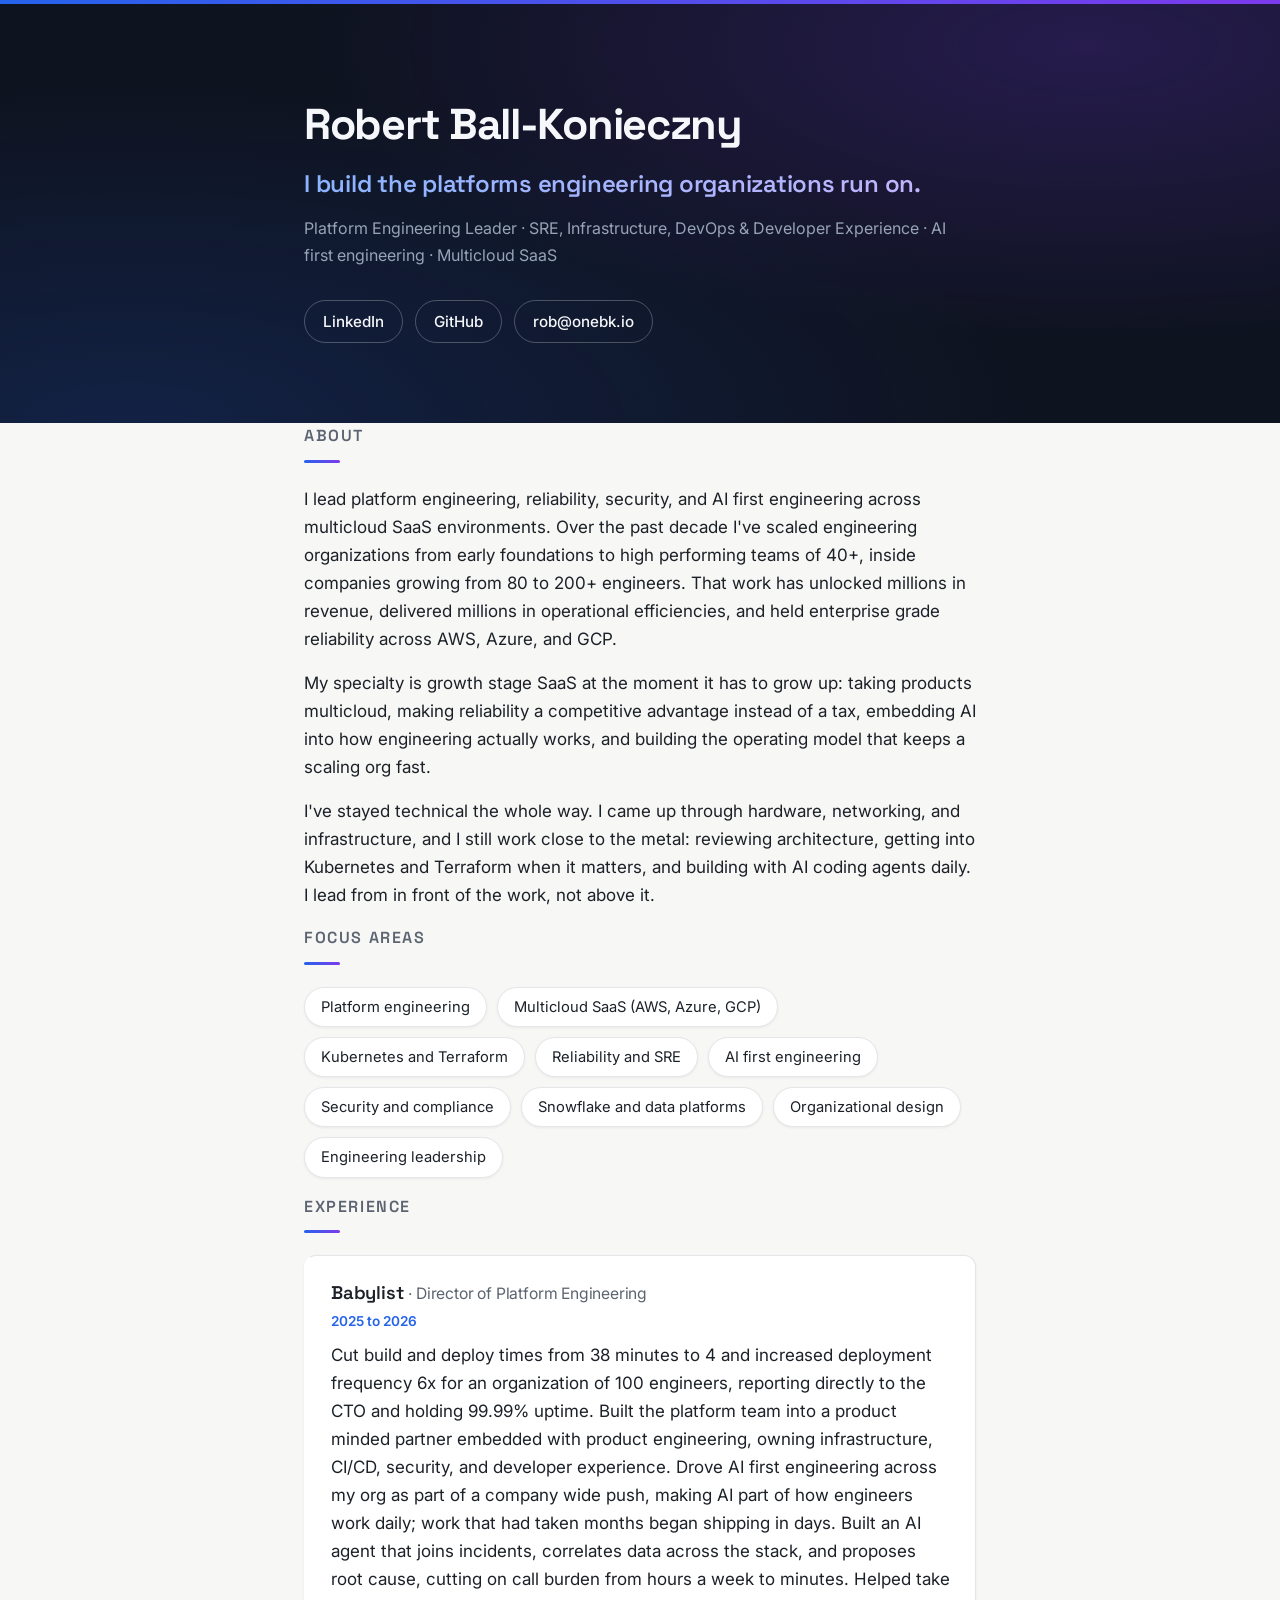
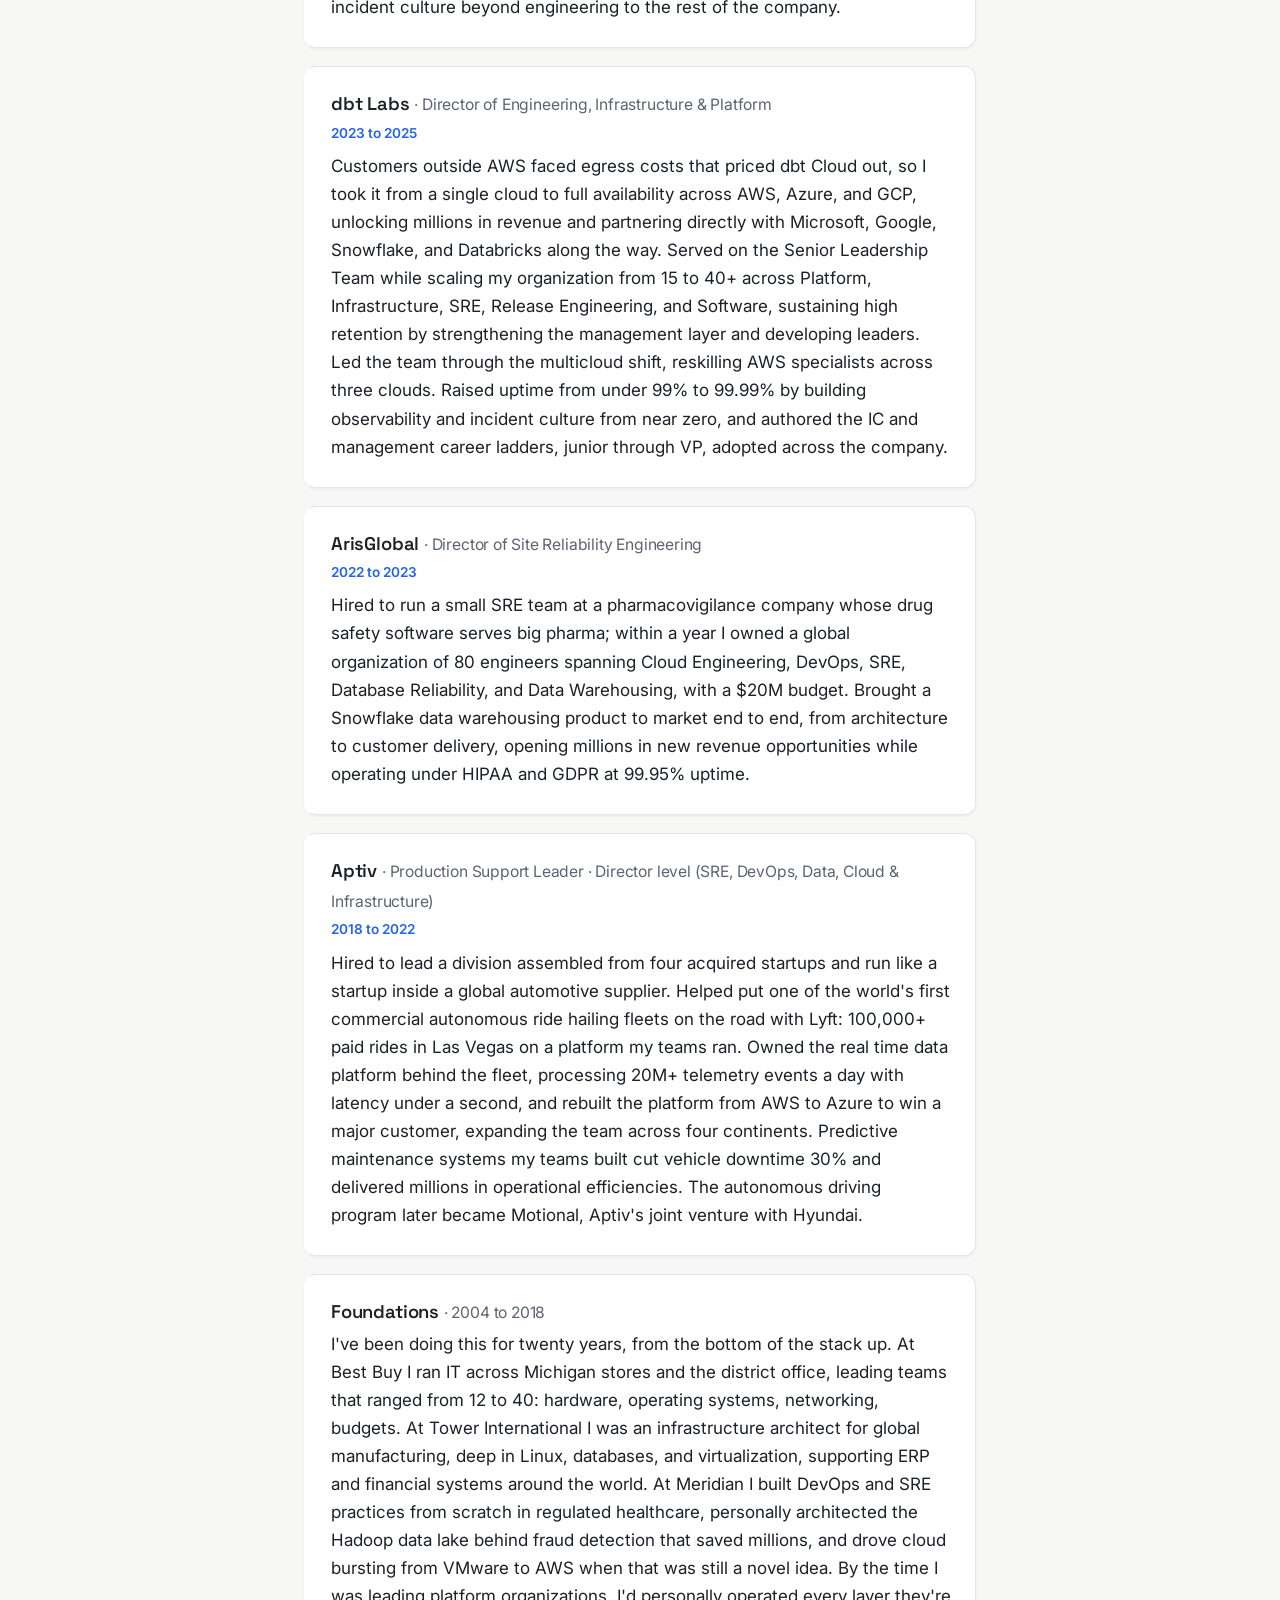
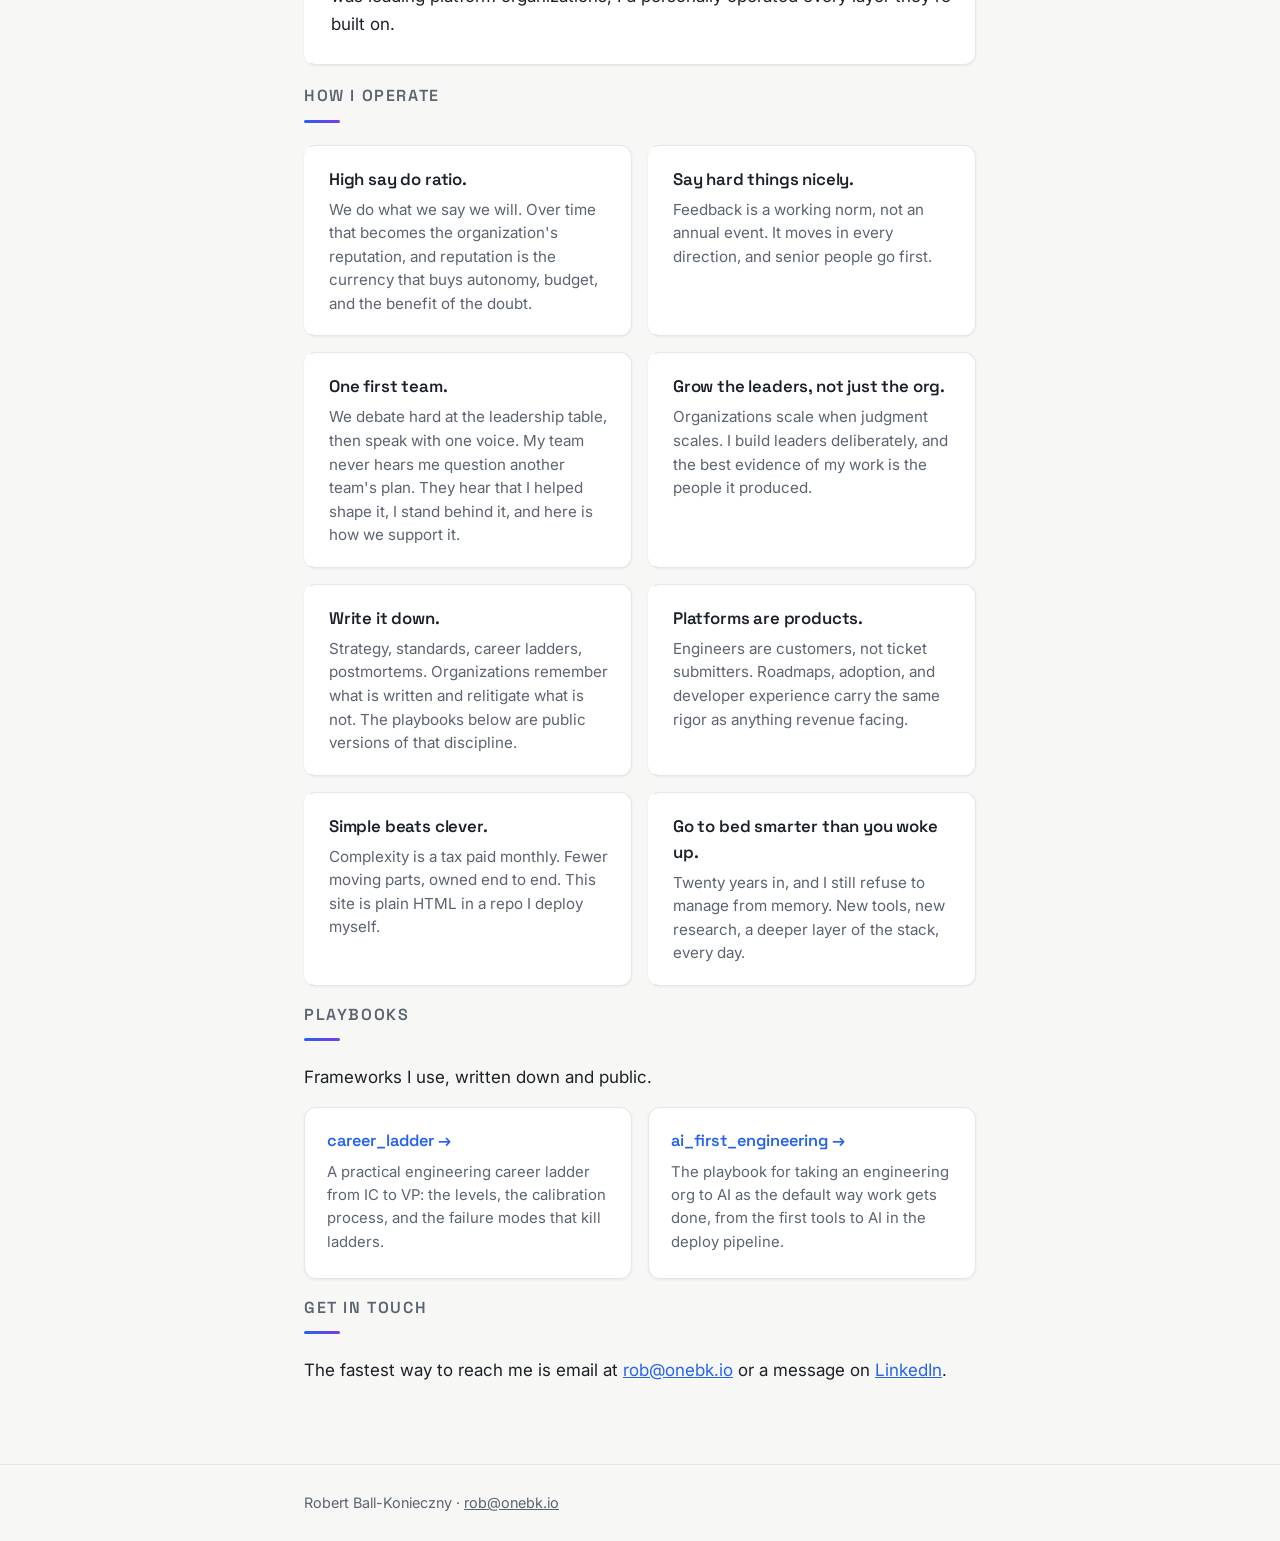
<file: index.html>
<!DOCTYPE html>
<html lang="en">
<head>
  <meta charset="UTF-8">
  <meta name="viewport" content="width=device-width, initial-scale=1.0">
  <title>Robert Ball-Konieczny &middot; Platform Engineering Leader</title>
  <meta name="description" content="Robert Ball-Konieczny builds the platforms engineering organizations run on. Multicloud SaaS, reliability, and AI first engineering.">
  <meta property="og:title" content="Robert Ball-Konieczny">
  <meta property="og:description" content="I build the platforms engineering organizations run on. Multicloud SaaS, reliability, and AI first engineering.">
  <meta property="og:url" content="https://onebk.io/">
  <meta property="og:type" content="website">
  <meta property="og:image" content="https://onebk.io/og.png">
  <meta property="og:image:width" content="1200">
  <meta property="og:image:height" content="630">
  <meta name="twitter:card" content="summary_large_image">
  <link rel="canonical" href="https://onebk.io/">
  <script type="application/ld+json">
  {
    "@context": "https://schema.org",
    "@type": "Person",
    "name": "Robert Ball-Konieczny",
    "url": "https://onebk.io/",
    "email": "mailto:rob@onebk.io",
    "jobTitle": "Director of Platform Engineering",
    "address": {"@type": "PostalAddress", "addressRegion": "MI", "addressCountry": "US"},
    "sameAs": [
      "https://www.linkedin.com/in/robert-bk/",
      "https://github.com/1beekay"
    ]
  }
  </script>
  <link rel="icon" href="data:image/svg+xml,%3Csvg xmlns='http://www.w3.org/2000/svg' viewBox='0 0 100 100'%3E%3Cdefs%3E%3ClinearGradient id='g' x1='0' y1='0' x2='1' y2='1'%3E%3Cstop offset='0' stop-color='%232563eb'/%3E%3Cstop offset='1' stop-color='%237c3aed'/%3E%3C/linearGradient%3E%3C/defs%3E%3Crect width='100' height='100' rx='20' fill='url(%23g)'/%3E%3Ctext x='50' y='72' font-size='62' font-weight='bold' font-family='Helvetica, Arial, sans-serif' fill='white' text-anchor='middle'%3ER%3C/text%3E%3C/svg%3E">
  <link rel="preconnect" href="https://fonts.googleapis.com">
  <link rel="preconnect" href="https://fonts.gstatic.com" crossorigin>
  <link href="https://fonts.googleapis.com/css2?family=Space+Grotesk:wght@500;600;700&family=Inter:wght@400;500;600&display=swap" rel="stylesheet">
  <link rel="stylesheet" href="style.css">
</head>
<body>

  <header class="hero">
    <div class="container">
      <h1>Robert Ball-Konieczny</h1>
      <p class="tagline">I build the platforms engineering organizations run on.</p>
      <p class="subline">Platform Engineering Leader &middot; SRE, Infrastructure, DevOps &amp; Developer Experience &middot; AI first engineering &middot; Multicloud SaaS</p>
      <nav class="links">
        <a href="https://www.linkedin.com/in/robert-bk/">LinkedIn</a>
        <a href="https://github.com/1beekay">GitHub</a>
        <a href="mailto:rob@onebk.io">rob@onebk.io</a>
      </nav>
    </div>
  </header>

  <main>
    <section class="container">
      <h2>About</h2>
      <p>
        I lead platform engineering, reliability, security, and AI first engineering across
        multicloud SaaS environments. Over the past decade I've scaled engineering
        organizations from early foundations to high performing teams of 40+, inside companies
        growing from 80 to 200+ engineers. That work has unlocked millions in revenue, delivered
        millions in operational efficiencies, and held enterprise grade reliability across AWS,
        Azure, and GCP.
      </p>
      <p>
        My specialty is growth stage SaaS at the moment it has to grow up: taking products
        multicloud, making reliability a competitive advantage instead of a tax, embedding AI
        into how engineering actually works, and building the operating model that keeps
        a scaling org fast.
      </p>
      <p>
        I've stayed technical the whole way. I came up through hardware, networking, and
        infrastructure, and I still work close to the metal: reviewing architecture, getting
        into Kubernetes and Terraform when it matters, and building with AI coding agents
        daily. I lead from in front of the work, not above it.
      </p>
    </section>

    <section class="container">
      <h2>Focus areas</h2>
      <ul class="chips">
        <li>Platform engineering</li>
        <li>Multicloud SaaS (AWS, Azure, GCP)</li>
        <li>Kubernetes and Terraform</li>
        <li>Reliability and SRE</li>
        <li>AI first engineering</li>
        <li>Security and compliance</li>
        <li>Snowflake and data platforms</li>
        <li>Organizational design</li>
        <li>Engineering leadership</li>
      </ul>
    </section>

    <section class="container">
      <h2>Experience</h2>

      <div class="role">
        <h3>Babylist <span>Director of Platform Engineering</span></h3>
        <p class="dates">2025 to 2026</p>
        <p>
          Cut build and deploy times from 38 minutes to 4 and increased deployment frequency
          6x for an organization of 100 engineers, reporting directly to the CTO and holding
          99.99% uptime. Built the platform team into a product minded partner embedded
          with product engineering, owning
          infrastructure, CI/CD, security, and developer experience. Drove AI first
          engineering across my org as part of a company wide push, making AI part of how
          engineers work daily; work that had taken months began shipping in days. Built an
          AI agent that joins incidents, correlates data across the stack, and proposes root
          cause, cutting on call burden from hours a week to minutes. Helped take incident
          culture beyond engineering to the rest of the company.
        </p>
      </div>

      <div class="role">
        <h3>dbt Labs <span>Director of Engineering, Infrastructure &amp; Platform</span></h3>
        <p class="dates">2023 to 2025</p>
        <p>
          Customers outside AWS faced egress costs that priced dbt Cloud out, so I took it
          from a single cloud to full availability across AWS, Azure, and GCP, unlocking
          millions in revenue and partnering directly with Microsoft, Google, Snowflake, and
          Databricks along the way. Served on the Senior Leadership Team while scaling my
          organization from 15 to 40+ across Platform, Infrastructure, SRE, Release
          Engineering, and Software, sustaining high retention by strengthening the
          management layer and developing leaders. Led the team through the multicloud
          shift, reskilling AWS specialists across three clouds. Raised uptime from under
          99% to 99.99% by building observability and incident culture from near zero, and
          authored the IC and management career ladders, junior through VP, adopted across
          the company.
        </p>
      </div>

      <div class="role">
        <h3>ArisGlobal <span>Director of Site Reliability Engineering</span></h3>
        <p class="dates">2022 to 2023</p>
        <p>
          Hired to run a small SRE team at a pharmacovigilance company whose drug safety
          software serves big pharma; within a year I owned a global organization of 80
          engineers spanning Cloud Engineering, DevOps, SRE, Database Reliability, and Data
          Warehousing, with a $20M budget. Brought a Snowflake data warehousing product to
          market end to end, from architecture to customer delivery, opening millions in new
          revenue opportunities while operating under HIPAA and GDPR at 99.95% uptime.
        </p>
      </div>

      <div class="role">
        <h3>Aptiv <span>Production Support Leader &middot; Director level (SRE, DevOps, Data, Cloud &amp; Infrastructure)</span></h3>
        <p class="dates">2018 to 2022</p>
        <p>
          Hired to lead a division assembled from four acquired startups and run like a
          startup inside a global automotive supplier. Helped put one of the world's first
          commercial autonomous ride hailing fleets on the road with Lyft: 100,000+ paid rides
          in Las Vegas on a platform my teams ran. Owned the real time data platform behind
          the fleet, processing 20M+ telemetry events a day with latency under a second, and
          rebuilt the platform from AWS to Azure to win a major customer, expanding the team
          across four continents. Predictive maintenance systems my teams built cut vehicle
          downtime 30% and delivered millions in operational efficiencies. The autonomous
          driving program later became Motional, Aptiv's joint venture with Hyundai.
        </p>
      </div>

      <div class="role">
        <h3>Foundations <span>2004 to 2018</span></h3>
        <p>
          I've been doing this for twenty years, from the bottom of the stack up. At Best Buy
          I ran IT across Michigan stores and the district office, leading teams that ranged
          from 12 to 40: hardware, operating systems, networking, budgets. At Tower
          International I was an infrastructure architect for global manufacturing, deep in
          Linux, databases, and virtualization, supporting ERP and financial systems around
          the world. At Meridian I built DevOps and SRE practices from scratch in regulated
          healthcare, personally architected the Hadoop data lake behind fraud detection that
          saved millions, and drove cloud bursting from VMware to AWS when that was still a
          novel idea. By the time I was leading platform organizations, I'd personally
          operated every layer they're built on.
        </p>
      </div>
    </section>

    <section class="container">
      <h2>How I operate</h2>
      <ul class="principles">
        <li>
          <strong>High say do ratio.</strong> We do what we say we will. Over time that
          becomes the organization's reputation, and reputation is the currency that buys
          autonomy, budget, and the benefit of the doubt.
        </li>
        <li>
          <strong>Say hard things nicely.</strong> Feedback is a working norm, not an
          annual event. It moves in every direction, and senior people go first.
        </li>
        <li>
          <strong>One first team.</strong> We debate hard at the leadership table, then
          speak with one voice. My team never hears me question another team's plan. They
          hear that I helped shape it, I stand behind it, and here is how we support it.
        </li>
        <li>
          <strong>Grow the leaders, not just the org.</strong> Organizations scale when
          judgment scales. I build leaders deliberately, and the best evidence of my work
          is the people it produced.
        </li>
        <li>
          <strong>Write it down.</strong> Strategy, standards, career ladders, postmortems.
          Organizations remember what is written and relitigate what is not. The playbooks
          below are public versions of that discipline.
        </li>
        <li>
          <strong>Platforms are products.</strong> Engineers are customers, not ticket
          submitters. Roadmaps, adoption, and developer experience carry the same rigor as
          anything revenue facing.
        </li>
        <li>
          <strong>Simple beats clever.</strong> Complexity is a tax paid monthly. Fewer
          moving parts, owned end to end. This site is plain HTML in a repo I deploy
          myself.
        </li>
        <li>
          <strong>Go to bed smarter than you woke up.</strong> Twenty years in, and I still
          refuse to manage from memory. New tools, new research, a deeper layer of the
          stack, every day.
        </li>
      </ul>
    </section>

    <section class="container">
      <h2>Playbooks</h2>
      <p>Frameworks I use, written down and public.</p>
      <div class="playbooks">
        <a class="playbook" href="https://github.com/1beekay/career_ladder">
          <h3>career_ladder</h3>
          <p>
            A practical engineering career ladder from IC to VP: the levels, the calibration
            process, and the failure modes that kill ladders.
          </p>
        </a>
        <a class="playbook" href="https://github.com/1beekay/ai_first_engineering">
          <h3>ai_first_engineering</h3>
          <p>
            The playbook for taking an engineering org to AI as the default way work gets
            done, from the first tools to AI in the deploy pipeline.
          </p>
        </a>
      </div>
    </section>

    <section class="container" id="contact">
      <h2>Get in touch</h2>
      <p>
        The fastest way to reach me is email at <a href="mailto:rob@onebk.io">rob@onebk.io</a>
        or a message on <a href="https://www.linkedin.com/in/robert-bk/">LinkedIn</a>.
      </p>
      <!-- Contact form: sign up at formspree.io, replace FORM_ID, restore the
           "Or use the form and it lands in my inbox." sentence above, and
           uncomment this block.
      <form action="https://formspree.io/f/FORM_ID" method="POST">
        <label>
          Name
          <input type="text" name="name" required>
        </label>
        <label>
          Email
          <input type="email" name="email" required>
        </label>
        <label>
          Message
          <textarea name="message" rows="5" required></textarea>
        </label>
        <button type="submit">Send</button>
      </form>
      -->
    </section>
  </main>

  <footer>
    <div class="container">
      <p>Robert Ball-Konieczny &middot; <a href="mailto:rob@onebk.io">rob@onebk.io</a></p>
    </div>
  </footer>

</body>
</html>
</file>
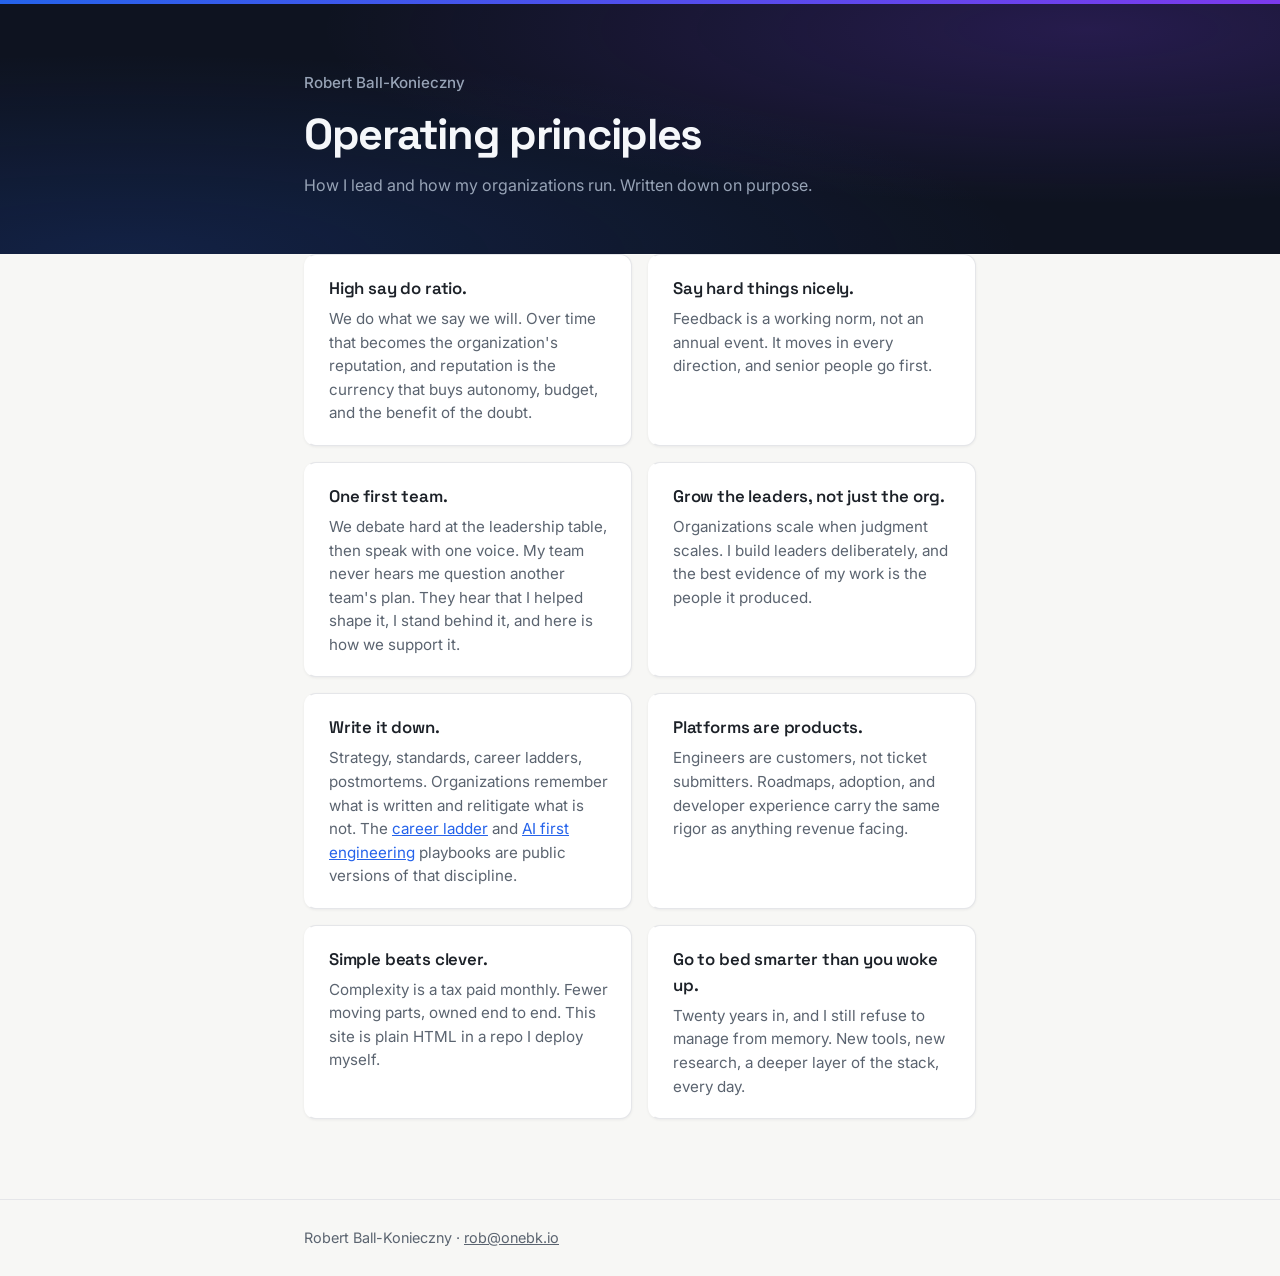
<file: principles/index.html>
<!DOCTYPE html>
<html lang="en">
<head>
  <meta charset="UTF-8">
  <meta name="viewport" content="width=device-width, initial-scale=1.0">
  <title>Operating principles &middot; Robert Ball-Konieczny</title>
  <meta name="description" content="The operating principles Robert Ball-Konieczny leads platform engineering organizations with.">
  <meta property="og:title" content="Operating principles &middot; Robert Ball-Konieczny">
  <meta property="og:description" content="How I lead and how my organizations run. Written down on purpose.">
  <meta property="og:url" content="https://onebk.io/principles/">
  <meta property="og:type" content="article">
  <meta property="og:image" content="https://onebk.io/og.png">
  <meta property="og:image:width" content="1200">
  <meta property="og:image:height" content="630">
  <meta name="twitter:card" content="summary_large_image">
  <link rel="canonical" href="https://onebk.io/principles/">
  <link rel="icon" href="data:image/svg+xml,%3Csvg xmlns='http://www.w3.org/2000/svg' viewBox='0 0 100 100'%3E%3Cdefs%3E%3ClinearGradient id='g' x1='0' y1='0' x2='1' y2='1'%3E%3Cstop offset='0' stop-color='%232563eb'/%3E%3Cstop offset='1' stop-color='%237c3aed'/%3E%3C/linearGradient%3E%3C/defs%3E%3Crect width='100' height='100' rx='20' fill='url(%23g)'/%3E%3Ctext x='50' y='72' font-size='62' font-weight='bold' font-family='Helvetica, Arial, sans-serif' fill='white' text-anchor='middle'%3ER%3C/text%3E%3C/svg%3E">
  <link rel="preconnect" href="https://fonts.googleapis.com">
  <link rel="preconnect" href="https://fonts.gstatic.com" crossorigin>
  <link href="https://fonts.googleapis.com/css2?family=Space+Grotesk:wght@500;600;700&family=Inter:wght@400;500;600&display=swap" rel="stylesheet">
  <link rel="stylesheet" href="/style.css">
</head>
<body>

  <header class="hero compact">
    <div class="container">
      <p class="crumb"><a href="/">Robert Ball-Konieczny</a></p>
      <h1>Operating principles</h1>
      <p class="subline">How I lead and how my organizations run. Written down on purpose.</p>
    </div>
  </header>

  <main>
    <section class="container">
      <ul class="principles">
        <li>
          <strong>High say do ratio.</strong> We do what we say we will. Over time that
          becomes the organization's reputation, and reputation is the currency that buys
          autonomy, budget, and the benefit of the doubt.
        </li>
        <li>
          <strong>Say hard things nicely.</strong> Feedback is a working norm, not an
          annual event. It moves in every direction, and senior people go first.
        </li>
        <li>
          <strong>One first team.</strong> We debate hard at the leadership table, then
          speak with one voice. My team never hears me question another team's plan. They
          hear that I helped shape it, I stand behind it, and here is how we support it.
        </li>
        <li>
          <strong>Grow the leaders, not just the org.</strong> Organizations scale when
          judgment scales. I build leaders deliberately, and the best evidence of my work
          is the people it produced.
        </li>
        <li>
          <strong>Write it down.</strong> Strategy, standards, career ladders, postmortems.
          Organizations remember what is written and relitigate what is not. The
          <a href="https://github.com/1beekay/career_ladder">career ladder</a> and
          <a href="https://github.com/1beekay/ai_first_engineering">AI first engineering</a>
          playbooks are public versions of that discipline.
        </li>
        <li>
          <strong>Platforms are products.</strong> Engineers are customers, not ticket
          submitters. Roadmaps, adoption, and developer experience carry the same rigor as
          anything revenue facing.
        </li>
        <li>
          <strong>Simple beats clever.</strong> Complexity is a tax paid monthly. Fewer
          moving parts, owned end to end. This site is plain HTML in a repo I deploy
          myself.
        </li>
        <li>
          <strong>Go to bed smarter than you woke up.</strong> Twenty years in, and I still
          refuse to manage from memory. New tools, new research, a deeper layer of the
          stack, every day.
        </li>
      </ul>
    </section>
  </main>

  <footer>
    <div class="container">
      <p>Robert Ball-Konieczny &middot; <a href="mailto:rob@onebk.io">rob@onebk.io</a></p>
    </div>
  </footer>

</body>
</html>
</file>
<file: style.css>
:root {
  --bg: #f7f7f5;
  --surface: #ffffff;
  --text: #1c2128;
  --muted: #5b6470;
  --accent: #2563eb;
  --accent-2: #7c3aed;
  --rule: #e5e6e9;
  --hero-bg: #0e1320;
  --hero-text: #f5f7fa;
  --hero-muted: #97a3b6;
  --input-bg: #fff;
  --card-shadow: 0 1px 3px rgba(15, 23, 42, 0.06);
}

@media (prefers-color-scheme: dark) {
  :root {
    --bg: #0d1117;
    --surface: #151b24;
    --text: #e6e8eb;
    --muted: #9aa4b2;
    --accent: #5c9eff;
    --accent-2: #a78bfa;
    --rule: #242b36;
    --hero-bg: #0a0e18;
    --input-bg: #1a212c;
    --card-shadow: none;
  }
}

* {
  box-sizing: border-box;
  margin: 0;
}

html {
  scroll-behavior: smooth;
}

body {
  font-family: "Inter", -apple-system, BlinkMacSystemFont, "Segoe UI", Roboto, Helvetica, Arial, sans-serif;
  background: var(--bg);
  color: var(--text);
  line-height: 1.65;
  font-size: 17px;
}

h1, h2, h3 {
  font-family: "Space Grotesk", "Inter", -apple-system, sans-serif;
}

.container {
  max-width: 720px;
  margin: 0 auto;
  padding: 0 24px;
}

/* Accent bar across the very top */

body::before {
  content: "";
  display: block;
  height: 4px;
  background: linear-gradient(90deg, var(--accent), var(--accent-2));
}

/* Hero */

.hero {
  background:
    radial-gradient(ellipse 60% 70% at 85% 10%, rgba(124, 58, 237, 0.22), transparent),
    radial-gradient(ellipse 70% 80% at 10% 100%, rgba(37, 99, 235, 0.18), transparent),
    var(--hero-bg);
  color: var(--hero-text);
  padding: 96px 0 80px;
}

.hero h1 {
  font-size: 2.7rem;
  font-weight: 700;
  letter-spacing: -0.03em;
  line-height: 1.15;
}

.hero .tagline {
  font-family: "Space Grotesk", "Inter", sans-serif;
  font-size: 1.5rem;
  font-weight: 600;
  letter-spacing: -0.01em;
  margin-top: 14px;
  background: linear-gradient(90deg, #8ab4ff, #c4b5fd);
  -webkit-background-clip: text;
  background-clip: text;
  -webkit-text-fill-color: transparent;
  color: transparent;
}

.hero .subline {
  font-size: 1rem;
  color: var(--hero-muted);
  margin-top: 12px;
}

.hero.compact {
  padding: 64px 0 56px;
}

.crumb {
  margin-bottom: 14px;
}

.crumb a {
  color: var(--hero-muted);
  text-decoration: none;
  font-size: 0.95rem;
  font-weight: 500;
}

.crumb a:hover {
  color: var(--hero-text);
}

.links {
  margin-top: 32px;
  display: flex;
  flex-wrap: wrap;
  gap: 12px;
}

.links a {
  color: var(--hero-text);
  text-decoration: none;
  font-size: 0.95rem;
  font-weight: 500;
  border: 1px solid rgba(255, 255, 255, 0.25);
  border-radius: 999px;
  padding: 8px 18px;
  transition: background 0.15s ease, border-color 0.15s ease;
}

.links a:hover {
  background: rgba(255, 255, 255, 0.1);
  border-color: rgba(255, 255, 255, 0.5);
}

/* Sections */

main section {
  padding: 52px 0 8px;
}

main section:last-of-type {
  padding-bottom: 64px;
}

h2 {
  font-size: 1rem;
  font-weight: 600;
  text-transform: uppercase;
  letter-spacing: 0.1em;
  color: var(--muted);
  margin-bottom: 6px;
}

h2::after {
  content: "";
  display: block;
  width: 36px;
  height: 3px;
  margin: 10px 0 22px;
  border-radius: 2px;
  background: linear-gradient(90deg, var(--accent), var(--accent-2));
}

main p {
  margin-bottom: 16px;
}

main a {
  color: var(--accent);
}

/* Experience cards */

.role {
  background: var(--surface);
  border: 1px solid var(--rule);
  border-left: 3px solid transparent;
  border-radius: 12px;
  box-shadow: var(--card-shadow);
  padding: 22px 24px 10px;
  margin-bottom: 18px;
  transition: border-left-color 0.15s ease;
}

.role:hover {
  border-left-color: var(--accent);
}

.role h3 {
  font-size: 1.15rem;
  font-weight: 600;
  letter-spacing: -0.01em;
  margin-bottom: 2px;
}

.role h3 span {
  font-family: "Inter", sans-serif;
  font-weight: 400;
  color: var(--muted);
  font-size: 0.98rem;
}

.role h3 span::before {
  content: "· ";
}

.role .dates {
  color: var(--accent);
  font-size: 0.85rem;
  font-weight: 600;
  margin-bottom: 8px;
}

/* How I operate */

.principles {
  list-style: none;
  padding: 0;
  display: grid;
  grid-template-columns: 1fr 1fr;
  gap: 16px;
  margin-bottom: 16px;
}

@media (max-width: 560px) {
  .principles {
    grid-template-columns: 1fr;
  }
}

.principles li {
  background: var(--surface);
  border: 1px solid var(--rule);
  border-left: 3px solid transparent;
  border-radius: 12px;
  box-shadow: var(--card-shadow);
  padding: 20px 22px;
  font-size: 0.95rem;
  line-height: 1.55;
  color: var(--muted);
  transition: border-left-color 0.15s ease;
}

.principles li:hover {
  border-left-color: var(--accent-2);
}

.principles strong {
  display: block;
  font-family: "Space Grotesk", "Inter", sans-serif;
  font-size: 1.05rem;
  font-weight: 600;
  letter-spacing: -0.01em;
  margin-bottom: 6px;
  color: var(--text);
}

/* Focus area chips */

.chips {
  list-style: none;
  padding: 0;
  display: flex;
  flex-wrap: wrap;
  gap: 10px;
  margin-bottom: 16px;
}

.chips li {
  border: 1px solid var(--rule);
  background: var(--surface);
  border-radius: 999px;
  padding: 7px 16px;
  font-size: 0.92rem;
  color: var(--text);
  box-shadow: var(--card-shadow);
}

/* Playbook cards */

.playbooks {
  display: grid;
  grid-template-columns: 1fr 1fr;
  gap: 16px;
  margin-bottom: 16px;
}

@media (max-width: 560px) {
  .playbooks {
    grid-template-columns: 1fr;
  }
}

.playbook {
  display: block;
  background: var(--surface);
  border: 1px solid var(--rule);
  border-radius: 12px;
  box-shadow: var(--card-shadow);
  padding: 20px 22px 8px;
  text-decoration: none;
  color: var(--text);
  transition: border-color 0.15s ease;
}

.playbook:hover {
  border-color: var(--accent);
}

.playbook h3 {
  font-size: 1.02rem;
  font-weight: 600;
  color: var(--accent);
  margin-bottom: 6px;
}

.playbook h3::after {
  content: " \2192";
}

.playbook p {
  font-size: 0.93rem;
  color: var(--muted);
  line-height: 1.55;
}

/* Contact form */

form {
  margin-top: 24px;
  display: flex;
  flex-direction: column;
  gap: 16px;
  max-width: 480px;
}

label {
  display: flex;
  flex-direction: column;
  gap: 6px;
  font-size: 0.92rem;
  color: var(--muted);
}

input,
textarea {
  font: inherit;
  color: var(--text);
  padding: 10px 12px;
  border: 1px solid var(--rule);
  border-radius: 8px;
  background: var(--input-bg);
}

input:focus,
textarea:focus {
  outline: 2px solid var(--accent);
  outline-offset: -1px;
  border-color: transparent;
}

button {
  font: inherit;
  font-weight: 600;
  color: #fff;
  background: linear-gradient(90deg, var(--accent), var(--accent-2));
  border: none;
  border-radius: 8px;
  padding: 11px 26px;
  cursor: pointer;
  align-self: flex-start;
  transition: opacity 0.15s ease;
}

button:hover {
  opacity: 0.9;
}

/* Footer */

footer {
  border-top: 1px solid var(--rule);
  padding: 26px 0;
  color: var(--muted);
  font-size: 0.9rem;
}

footer a {
  color: var(--muted);
}

@media (max-width: 480px) {
  .hero {
    padding: 64px 0 56px;
  }

  .hero h1 {
    font-size: 2rem;
  }

  .hero .tagline {
    font-size: 1.25rem;
  }
}

@media print {
  body::before {
    display: none;
  }

  .hero {
    background: #fff;
    color: #000;
  }

  .hero .tagline {
    background: none;
    -webkit-text-fill-color: #000;
    color: #000;
  }

  .hero .subline {
    color: #333;
  }

  .links a {
    color: #000;
    border-color: #999;
  }

  form {
    display: none;
  }

  .role {
    box-shadow: none;
    border: 1px solid #ccc;
  }
}
</file>
